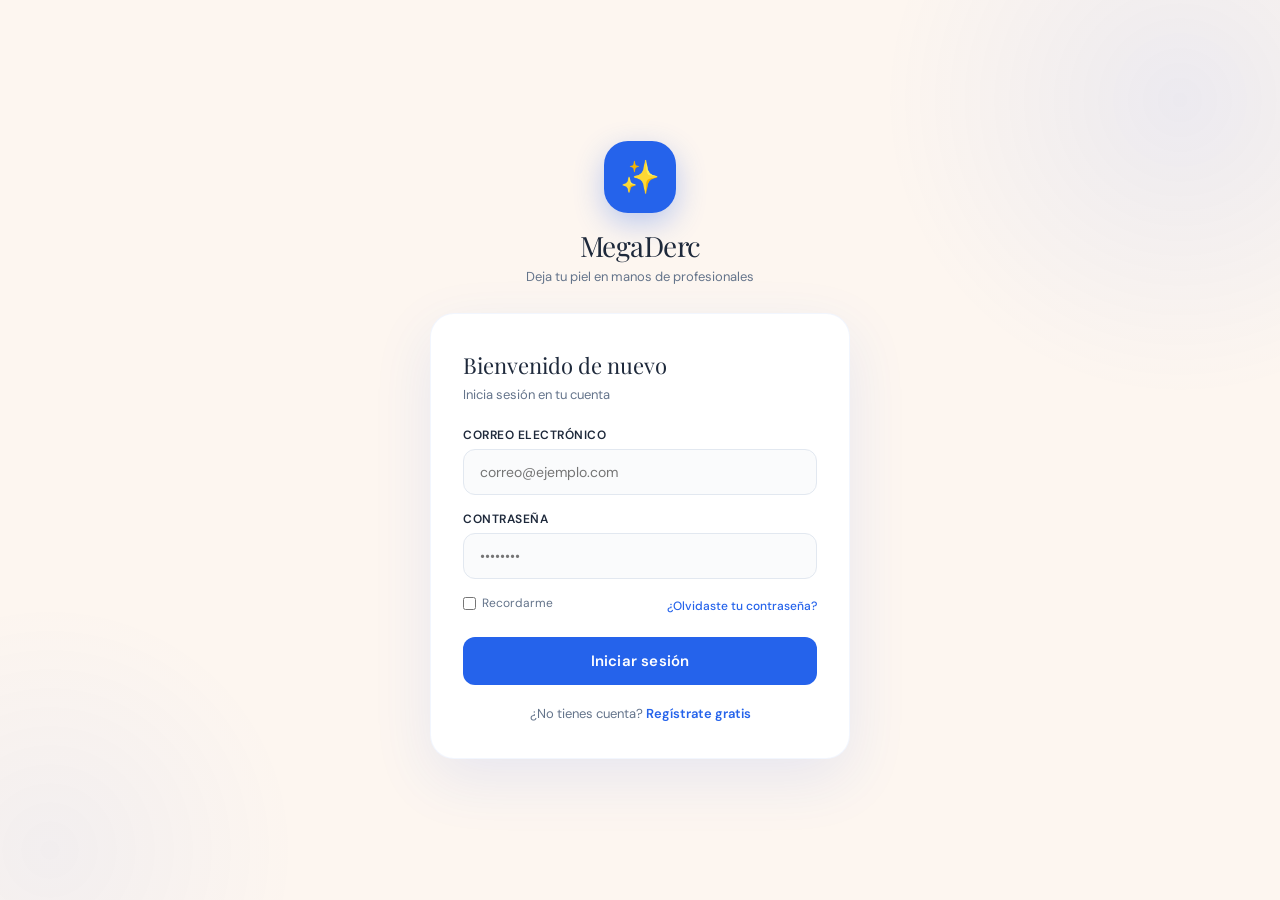
<file: index.html>
<!DOCTYPE html>
<html lang="es">
<head>
<meta charset="UTF-8">
<meta name="viewport" content="width=device-width, initial-scale=1.0">
<title>MegaDerc — Dermatología Especializada</title>
<link href="https://fonts.googleapis.com/css2?family=Playfair+Display:wght@400;600;700&family=DM+Sans:wght@300;400;500;600&display=swap" rel="stylesheet">
<style>
:root {
    --azul: #2563eb;
    --azul-light: #dbeafe;
    --azul-dark: #1e40af;
    --skin: #fdf6f0;
    --skin2: #f5ede3;
    --text: #1e293b;
    --muted: #64748b;
    --white: #ffffff;
    --error: #ef4444;
    --success: #10b981;
    --radius: 16px;
    --shadow: 0 20px 60px rgba(37,99,235,0.10);
}

* { box-sizing: border-box; margin: 0; padding: 0; }

body {
    font-family: 'DM Sans', sans-serif;
    background: var(--skin);
    min-height: 100vh;
    display: flex;
    align-items: center;
    justify-content: center;
    position: relative;
    overflow: hidden;
}

/* Fondo decorativo */
body::before {
    content: '';
    position: fixed;
    top: -200px; right: -200px;
    width: 600px; height: 600px;
    background: radial-gradient(circle, rgba(37,99,235,0.08) 0%, transparent 70%);
    pointer-events: none;
}
body::after {
    content: '';
    position: fixed;
    bottom: -200px; left: -200px;
    width: 500px; height: 500px;
    background: radial-gradient(circle, rgba(37,99,235,0.05) 0%, transparent 70%);
    pointer-events: none;
}

/* WRAPPER */
.wrapper {
    width: 420px;
    animation: fadeUp 0.5s ease;
}

@keyframes fadeUp {
    from { opacity: 0; transform: translateY(20px); }
    to   { opacity: 1; transform: translateY(0); }
}

/* LOGO */
.logo-area {
    text-align: center;
    margin-bottom: 28px;
}

.logo-circle {
    width: 72px; height: 72px;
    background: var(--azul);
    border-radius: 24px;
    margin: 0 auto 14px;
    display: flex; align-items: center; justify-content: center;
    font-size: 32px;
    box-shadow: 0 10px 30px rgba(37,99,235,0.3);
}

.logo-title {
    font-family: 'Playfair Display', serif;
    font-size: 28px;
    color: var(--text);
    letter-spacing: -0.5px;
}

.logo-sub {
    font-size: 13px;
    color: var(--muted);
    margin-top: 4px;
}

/* CARD */
.card {
    background: var(--white);
    border-radius: 24px;
    padding: 36px 32px;
    box-shadow: var(--shadow);
    border: 1px solid rgba(37,99,235,0.06);
}

.card-title {
    font-family: 'Playfair Display', serif;
    font-size: 22px;
    color: var(--text);
    margin-bottom: 6px;
}

.card-sub {
    font-size: 13px;
    color: var(--muted);
    margin-bottom: 24px;
}

/* INPUTS */
.field {
    margin-bottom: 16px;
}

label {
    display: block;
    font-size: 12px;
    font-weight: 600;
    color: var(--text);
    text-transform: uppercase;
    letter-spacing: 0.5px;
    margin-bottom: 6px;
}

input[type="text"],
input[type="email"],
input[type="password"] {
    width: 100%;
    padding: 13px 16px;
    border: 1.5px solid #e2e8f0;
    border-radius: 12px;
    font-family: 'DM Sans', sans-serif;
    font-size: 14px;
    color: var(--text);
    outline: none;
    transition: border-color 0.2s;
    background: #fafbfc;
}

input:focus {
    border-color: var(--azul);
    background: white;
}

/* ROW */
.row-check {
    display: flex;
    justify-content: space-between;
    align-items: center;
    font-size: 12px;
    margin: 6px 0 20px;
    color: var(--muted);
}

.row-check a {
    color: var(--azul);
    text-decoration: none;
    cursor: pointer;
    font-weight: 500;
}

.row-check label {
    display: flex;
    align-items: center;
    gap: 6px;
    text-transform: none;
    letter-spacing: 0;
    font-weight: 400;
    color: var(--muted);
}

/* BOTÓN PRINCIPAL */
.btn-primary {
    width: 100%;
    padding: 14px;
    background: var(--azul);
    color: white;
    border: none;
    border-radius: 12px;
    font-family: 'DM Sans', sans-serif;
    font-size: 15px;
    font-weight: 600;
    cursor: pointer;
    transition: all 0.2s;
    letter-spacing: 0.2px;
}

.btn-primary:hover {
    background: var(--azul-dark);
    transform: translateY(-1px);
    box-shadow: 0 8px 20px rgba(37,99,235,0.3);
}

/* BOTTOM LINK */
.bottom-link {
    text-align: center;
    margin-top: 20px;
    font-size: 13px;
    color: var(--muted);
}

.bottom-link a {
    color: var(--azul);
    font-weight: 600;
    text-decoration: none;
    cursor: pointer;
}

/* MENSAJES */
.msg {
    font-size: 12px;
    padding: 10px 14px;
    border-radius: 10px;
    margin-top: 14px;
    text-align: center;
    display: none;
}

.msg.error {
    background: #fef2f2;
    color: var(--error);
    border: 1px solid #fecaca;
    display: block;
}

.msg.success {
    background: #f0fdf4;
    color: var(--success);
    border: 1px solid #bbf7d0;
    display: block;
}

/* DIVIDER */
.divider {
    display: flex;
    align-items: center;
    gap: 10px;
    margin: 20px 0;
    color: var(--muted);
    font-size: 12px;
}
.divider::before, .divider::after {
    content: '';
    flex: 1;
    height: 1px;
    background: #e2e8f0;
}

/* OCULTAR */
.hidden { display: none !important; }
</style>
</head>
<body>

<div class="wrapper">

    <!-- LOGO -->
    <div class="logo-area">
        <div class="logo-circle">✨</div>
        <div class="logo-title">MegaDerc</div>
        <div class="logo-sub">Deja tu piel en manos de profesionales</div>
    </div>

    <!-- ===== LOGIN ===== -->
    <div class="card" id="loginCard">
        <div class="card-title">Bienvenido de nuevo</div>
        <div class="card-sub">Inicia sesión en tu cuenta</div>

        <div class="field">
            <label>Correo electrónico</label>
            <input type="email" id="loginEmail" placeholder="correo@ejemplo.com">
        </div>

        <div class="field">
            <label>Contraseña</label>
            <input type="password" id="loginPassword" placeholder="••••••••">
        </div>

        <div class="row-check">
            <label><input type="checkbox"> Recordarme</label>
            <a onclick="mostrarRecuperar()">¿Olvidaste tu contraseña?</a>
        </div>

        <button class="btn-primary" onclick="login()">Iniciar sesión</button>

        <p class="msg" id="errorLogin"></p>

        <div class="bottom-link">
            ¿No tienes cuenta? <a onclick="mostrarRegistro()">Regístrate gratis</a>
        </div>
    </div>

    <!-- ===== RECUPERAR ===== -->
    <div class="card hidden" id="recoverCard">
        <div class="card-title">Recuperar contraseña</div>
        <div class="card-sub">Te mostraremos tu contraseña registrada</div>

        <div class="field">
            <label>Correo electrónico</label>
            <input type="email" id="recoverEmail" placeholder="correo@ejemplo.com">
        </div>

        <button class="btn-primary" onclick="recuperar()">Recuperar</button>

        <p class="msg" id="msgRecover"></p>

        <div class="bottom-link">
            <a onclick="volverLogin()">← Volver al inicio de sesión</a>
        </div>
    </div>

    <!-- ===== REGISTRO ===== -->
    <div class="card hidden" id="registerCard">
        <div class="card-title">Crear cuenta</div>
        <div class="card-sub">Únete a MegaDerc hoy</div>

        <div class="field">
            <label>Nombre completo</label>
            <input type="text" id="regNombre" placeholder="Tu nombre">
        </div>

        <div class="field">
            <label>Teléfono</label>
            <input type="text" id="regTelefono" placeholder="3XX XXX XXXX">
        </div>

        <div class="field">
            <label>Correo electrónico</label>
            <input type="email" id="regEmail" placeholder="correo@ejemplo.com">
        </div>

        <div class="field">
            <label>Contraseña</label>
            <input type="password" id="regPassword" placeholder="Mínimo 6 caracteres">
        </div>

        <button class="btn-primary" onclick="registrar()">Crear cuenta</button>

        <p class="msg" id="msgReg"></p>

        <div class="bottom-link">
            <a onclick="volverLogin()">← Ya tengo cuenta</a>
        </div>
    </div>

</div>

<script>
// ===== LOGIN =====

/**
 * Realiza el proceso de autenticación de usuarios.
 *
 * Proceso:
 * 1. Obtiene correo y contraseña ingresados.
 * 2. Busca la información del usuario en localStorage.
 * 3. Verifica si el usuario existe.
 * 4. Compara la contraseña almacenada con la ingresada.
 * 5. Si las credenciales son válidas:
 *      - Guarda la sesión activa.
 *      - Redirecciona al dashboard.
 * 6. Si las credenciales son incorrectas:
 *      - Muestra mensaje de error.
 */

function login() {
    const email = document.getElementById("loginEmail").value.trim();
    const pass  = document.getElementById("loginPassword").value;
    const err   = document.getElementById("errorLogin");

    const data = localStorage.getItem(email);
    if (!data) { showMsg(err, "error", "Este correo no está registrado"); return; }

    const user = JSON.parse(data);
    if (user.password === pass) {
        localStorage.setItem("sesion", email);
        window.location.href = "dashboard.html";
    } else {
        showMsg(err, "error", "Contraseña incorrecta");
    }
}

// ===== REGISTRO =====

/**
 * Muestra el formulario de registro de nuevos usuarios.
 *
 * Proceso:
 * 1. Oculta el formulario de inicio de sesión.
 * 2. Muestra el formulario de registro.
 */

function mostrarRegistro() {
    document.getElementById("loginCard").classList.add("hidden");
    document.getElementById("registerCard").classList.remove("hidden");
}

/**
 * Registra un nuevo usuario dentro del sistema.
 *
 * Proceso:
 * 1. Captura la información ingresada.
 * 2. Valida campos obligatorios.
 * 3. Verifica formato del correo electrónico.
 * 4. Valida longitud mínima de contraseña.
 * 5. Comprueba que el usuario no exista previamente.
 * 6. Crea objeto usuario.
 * 7. Guarda el usuario en localStorage.
 * 8. Inicia sesión automáticamente.
 * 9. Redirecciona al dashboard.
 */

function registrar() {
    const nombre    = document.getElementById("regNombre").value.trim();
    const telefono  = document.getElementById("regTelefono").value.trim();
    const email     = document.getElementById("regEmail").value.trim();
    const password  = document.getElementById("regPassword").value;
    const msg       = document.getElementById("msgReg");

        // Validar campos obligatorios

    if (!nombre || !email || !password) {
        showMsg(msg, "error", "Completa todos los campos obligatorios"); return;
    }

        // Validar formato del correo

    if (!/^[^\s@]+@[^\s@]+\.[^\s@]+$/.test(email)) {
        showMsg(msg, "error", "Ingresa un correo válido"); return;
    }

     // Validar longitud mínima de contraseña

    if (password.length < 6) {
        showMsg(msg, "error", "La contraseña debe tener al menos 6 caracteres"); return;
    }

     // Verificar si el correo ya está registrado

    if (localStorage.getItem(email)) {
        showMsg(msg, "error", "Este correo ya está registrado"); return;
    }

    // Crear objeto usuario

    const user = { nombre, telefono, email, password, foto: "" };

    // Guardar usuario


    localStorage.setItem(email, JSON.stringify(user));

    // Mostrar confirmación

    showMsg(msg, "success", "¡Cuenta creada! Redirigiendo...");

    setTimeout(() => {
        localStorage.setItem("sesion", email);
        window.location.href = "dashboard.html";
    }, 1200);
}

// ===== RECUPERAR =====

/**
 * Muestra el formulario de recuperación de contraseña.
 *
 * Proceso:
 * 1. Oculta el login.
 * 2. Muestra la pantalla de recuperación.
 */

function mostrarRecuperar() {
    document.getElementById("loginCard").classList.add("hidden");
    document.getElementById("recoverCard").classList.remove("hidden");
}

/**
 * Recupera la contraseña asociada a un correo electrónico.
 *
 * Proceso:
 * 1. Obtiene el correo ingresado.
 * 2. Busca el usuario almacenado.
 * 3. Verifica si existe.
 * 4. Si existe muestra la contraseña registrada.
 * 5. Si no existe muestra mensaje de error.
 *
 * Nota:
 * Esta funcionalidad es únicamente académica.
 * En producción las contraseñas deben almacenarse cifradas.
 */

function recuperar() {
    const email = document.getElementById("recoverEmail").value.trim();
    const msg   = document.getElementById("msgRecover");
    const data  = localStorage.getItem(email);
    if (!data) { showMsg(msg, "error", "Este correo no está registrado"); return; }
    const user = JSON.parse(data);
    showMsg(msg, "success", "Tu contraseña es: " + user.password);
}

/**
 * Retorna a la pantalla principal de inicio de sesión.
 *
 * Proceso:
 * 1. Muestra el formulario de login.
 * 2. Oculta registro.
 * 3. Oculta recuperación.
 */

function volverLogin() {
    document.getElementById("loginCard").classList.remove("hidden");
    document.getElementById("recoverCard").classList.add("hidden");
    document.getElementById("registerCard").classList.add("hidden");
}

// ===== HELPER =====

/**
 * Muestra mensajes informativos al usuario.
 *
 * Proceso:
 * 1. Asigna la clase CSS correspondiente.
 * 2. Inserta el texto.
 * 3. Muestra el mensaje visualmente.
 */

function showMsg(el, tipo, texto) {
    el.className = "msg " + tipo;
    el.innerText = texto;
}
</script>
</body>
</html>
</file>
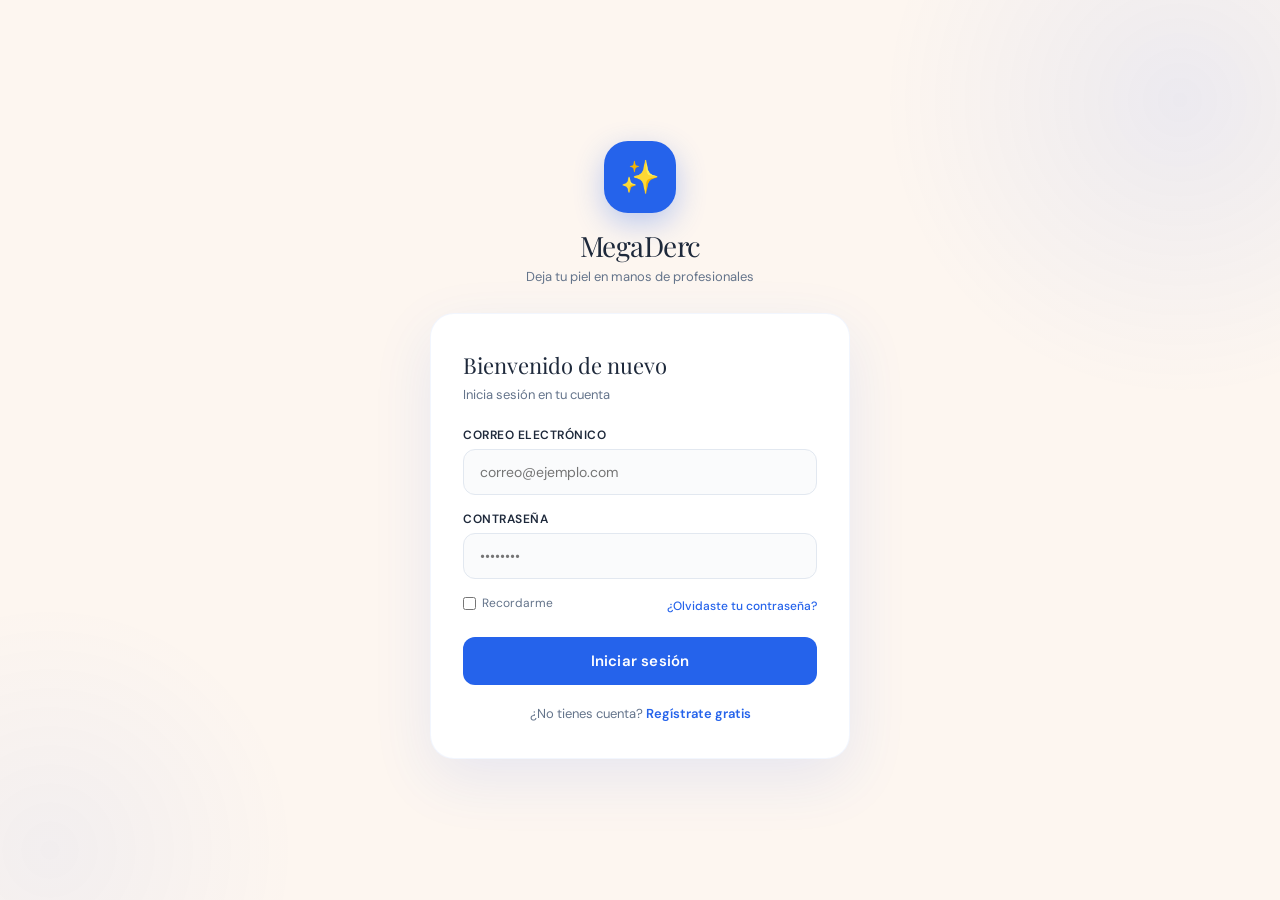
<file: dashboard.html>
<!DOCTYPE html>
<html lang="es">
<head>
<meta charset="UTF-8">
<meta name="viewport" content="width=device-width, initial-scale=1.0">
<title>MegaDerc — Dashboard</title>
<link href="https://fonts.googleapis.com/css2?family=Playfair+Display:wght@400;600;700&family=DM+Sans:wght@300;400;500;600&display=swap" rel="stylesheet">
<style>
:root {
    --azul: #2563eb;
    --azul-light: #dbeafe;
    --azul-dark: #1e40af;
    --skin: #fdf6f0;
    --white: #ffffff;
    --text: #1e293b;
    --muted: #64748b;
    --success: #10b981;
    --warning: #f59e0b;
    --danger: #ef4444;
    --purple: #7c3aed;
    --radius: 16px;
    --shadow: 0 4px 20px rgba(0,0,0,0.06);
}

* { box-sizing: border-box; margin: 0; padding: 0; }

body {
    font-family: 'DM Sans', sans-serif;
    background: #f1f5f9;
    color: var(--text);
}

/* ===== HEADER ===== */
.header {
    display: flex;
    justify-content: space-between;
    align-items: center;
    padding: 0 28px;
    height: 64px;
    background: white;
    box-shadow: 0 1px 0 #e2e8f0;
    position: sticky;
    top: 0;
    z-index: 100;
}

.header-logo {
    display: flex;
    align-items: center;
    gap: 10px;
}

.header-logo .dot {
    width: 36px; height: 36px;
    background: var(--azul);
    border-radius: 10px;
    display: flex; align-items: center; justify-content: center;
    font-size: 18px;
}

.header-logo span {
    font-family: 'Playfair Display', serif;
    font-size: 18px;
    color: var(--text);
    font-weight: 600;
}

.header-right {
    display: flex;
    align-items: center;
    gap: 10px;
}

.notif-btn {
    position: relative;
    background: #f8fafc;
    border: 1px solid #e2e8f0;
    border-radius: 10px;
    padding: 8px 12px;
    cursor: pointer;
    font-size: 18px;
    transition: background 0.2s;
}

.notif-btn:hover { background: var(--azul-light); }

.notif-badge {
    position: absolute;
    top: -4px; right: -4px;
    width: 18px; height: 18px;
    background: var(--danger);
    color: white;
    border-radius: 50%;
    font-size: 10px;
    display: flex; align-items: center; justify-content: center;
    font-weight: 700;
}

.profile-btn {
    display: flex;
    align-items: center;
    gap: 8px;
    background: #f8fafc;
    border: 1px solid #e2e8f0;
    border-radius: 10px;
    padding: 7px 14px;
    cursor: pointer;
    font-family: 'DM Sans', sans-serif;
    font-size: 13px;
    font-weight: 500;
    color: var(--text);
    transition: all 0.2s;
}

.profile-btn:hover { background: var(--azul-light); border-color: var(--azul); }

.logout-btn {
    background: #fef2f2;
    border: 1px solid #fecaca;
    color: var(--danger);
    border-radius: 10px;
    padding: 8px 14px;
    cursor: pointer;
    font-family: 'DM Sans', sans-serif;
    font-size: 13px;
    font-weight: 600;
    transition: all 0.2s;
}

.logout-btn:hover { background: var(--danger); color: white; }

/* ===== MAIN ===== */
.main {
    max-width: 1100px;
    margin: 0 auto;
    padding: 28px 20px;
}

/* BIENVENIDA */
.welcome {
    margin-bottom: 24px;
}

.welcome h2 {
    font-family: 'Playfair Display', serif;
    font-size: 24px;
    color: var(--text);
}

.welcome p {
    font-size: 14px;
    color: var(--muted);
    margin-top: 4px;
}

/* ===== STAT CARDS ===== */
.stats {
    display: grid;
    grid-template-columns: repeat(4, 1fr);
    gap: 16px;
    margin-bottom: 24px;
}

.stat {
    background: white;
    border-radius: var(--radius);
    padding: 20px;
    box-shadow: var(--shadow);
    display: flex;
    align-items: center;
    gap: 14px;
    border: 1px solid #f1f5f9;
    transition: transform 0.2s;
}

.stat:hover { transform: translateY(-2px); }

.stat-icon {
    width: 48px; height: 48px;
    border-radius: 14px;
    display: flex; align-items: center; justify-content: center;
    font-size: 22px;
    flex-shrink: 0;
}

.stat-icon.blue   { background: #dbeafe; }
.stat-icon.green  { background: #d1fae5; }
.stat-icon.orange { background: #ffedd5; }
.stat-icon.purple { background: #ede9fe; }

.stat-info h4 {
    font-size: 11px;
    font-weight: 600;
    text-transform: uppercase;
    letter-spacing: 0.5px;
    color: var(--muted);
    margin-bottom: 4px;
}

.stat-info .num {
    font-size: 26px;
    font-weight: 700;
    color: var(--text);
    line-height: 1;
}

/* ===== GRID PRINCIPAL ===== */
.grid {
    display: grid;
    grid-template-columns: 1fr 1fr;
    gap: 18px;
    margin-bottom: 18px;
}

.grid-3 {
    display: grid;
    grid-template-columns: 1fr 1fr 1fr;
    gap: 18px;
}

/* ===== PANEL ===== */
.panel {
    background: white;
    border-radius: var(--radius);
    padding: 22px;
    box-shadow: var(--shadow);
    border: 1px solid #f1f5f9;
}

.panel-header {
    display: flex;
    align-items: center;
    gap: 10px;
    margin-bottom: 16px;
}

.panel-icon {
    width: 38px; height: 38px;
    border-radius: 10px;
    display: flex; align-items: center; justify-content: center;
    font-size: 18px;
}

.panel-title {
    font-family: 'Playfair Display', serif;
    font-size: 16px;
    font-weight: 600;
    color: var(--text);
}

/* BANNER ILUSTRACIÓN */
.panel-banner {
    width: 100%;
    height: 80px;
    border-radius: 12px;
    display: flex;
    align-items: center;
    justify-content: center;
    font-size: 36px;
    margin-bottom: 14px;
}

.banner-blue   { background: linear-gradient(135deg, #dbeafe, #bfdbfe); }
.banner-green  { background: linear-gradient(135deg, #d1fae5, #a7f3d0); }
.banner-purple { background: linear-gradient(135deg, #ede9fe, #ddd6fe); }
.banner-orange { background: linear-gradient(135deg, #ffedd5, #fed7aa); }

/* BOTONES */
.btn {
    width: 100%;
    padding: 11px 16px;
    border: none;
    border-radius: 10px;
    font-family: 'DM Sans', sans-serif;
    font-size: 13px;
    font-weight: 600;
    cursor: pointer;
    margin-top: 8px;
    transition: all 0.18s;
    display: flex;
    align-items: center;
    justify-content: center;
    gap: 6px;
}

.btn:first-child { margin-top: 0; }

.btn-blue   { background: var(--azul); color: white; }
.btn-blue:hover { background: var(--azul-dark); }

.btn-green  { background: var(--success); color: white; }
.btn-green:hover { background: #059669; }

.btn-orange { background: var(--warning); color: white; }
.btn-orange:hover { background: #d97706; }

.btn-purple { background: var(--purple); color: white; }
.btn-purple:hover { background: #6d28d9; }

.btn-danger { background: var(--danger); color: white; }
.btn-danger:hover { background: #dc2626; }

.btn-ghost {
    background: #f8fafc;
    color: var(--text);
    border: 1px solid #e2e8f0;
}
.btn-ghost:hover { background: var(--azul-light); border-color: var(--azul); color: var(--azul); }

/* ===== NOTIFICACIONES PANEL ===== */
.notif-item {
    display: flex;
    align-items: flex-start;
    gap: 10px;
    padding: 10px 0;
    border-bottom: 1px solid #f1f5f9;
}

.notif-item:last-child { border-bottom: none; }

.notif-dot {
    width: 8px; height: 8px;
    border-radius: 50%;
    margin-top: 5px;
    flex-shrink: 0;
}

.notif-dot.new { background: var(--azul); }
.notif-dot.ok  { background: var(--success); }
.notif-dot.warn{ background: var(--warning); }

.notif-text {
    font-size: 13px;
    color: var(--text);
    line-height: 1.4;
}

.notif-time {
    font-size: 11px;
    color: var(--muted);
    margin-top: 2px;
}

/* ===== RESEÑAS ===== */
.stars {
    display: flex;
    gap: 4px;
    margin: 6px 0;
}

.star {
    font-size: 20px;
    cursor: pointer;
    color: #d1d5db;
    transition: color 0.15s;
}

.star.active, .star:hover { color: var(--warning); }

.review-item {
    border: 1px solid #f1f5f9;
    border-radius: 12px;
    padding: 12px;
    margin-bottom: 10px;
    background: #fafafa;
}

.review-header {
    display: flex;
    justify-content: space-between;
    align-items: center;
    margin-bottom: 4px;
}

.review-name {
    font-size: 13px;
    font-weight: 600;
    color: var(--text);
}

.review-stars {
    font-size: 13px;
    color: var(--warning);
}

.review-text {
    font-size: 12px;
    color: var(--muted);
    line-height: 1.5;
}

/* ===== MODAL ===== */
.modal-overlay {
    display: none;
    position: fixed;
    inset: 0;
    background: rgba(0,0,0,0.45);
    z-index: 500;
    justify-content: center;
    align-items: center;
    animation: fadein 0.2s ease;
}

.modal-overlay.open { display: flex; }

@keyframes fadein { from { opacity: 0; } to { opacity: 1; } }

.modal-box {
    background: white;
    border-radius: 20px;
    padding: 28px;
    width: 400px;
    max-width: 95vw;
    max-height: 90vh;
    overflow-y: auto;
    box-shadow: 0 25px 60px rgba(0,0,0,0.2);
    animation: slideUp 0.25s ease;
}

@keyframes slideUp {
    from { transform: translateY(20px); opacity: 0; }
    to   { transform: translateY(0); opacity: 1; }
}

.modal-title {
    font-family: 'Playfair Display', serif;
    font-size: 20px;
    color: var(--text);
    margin-bottom: 20px;
}

/* FORM ELEMENTS EN MODAL */
.form-field {
    margin-bottom: 14px;
}

.form-field label {
    display: block;
    font-size: 11px;
    font-weight: 700;
    text-transform: uppercase;
    letter-spacing: 0.6px;
    color: var(--muted);
    margin-bottom: 6px;
}

.form-field input,
.form-field select,
.form-field textarea {
    width: 100%;
    padding: 11px 14px;
    border: 1.5px solid #e2e8f0;
    border-radius: 10px;
    font-family: 'DM Sans', sans-serif;
    font-size: 14px;
    color: var(--text);
    outline: none;
    transition: border-color 0.2s;
    background: #fafbfc;
}

.form-field input:focus,
.form-field select:focus,
.form-field textarea:focus {
    border-color: var(--azul);
    background: white;
}

.form-field textarea {
    resize: vertical;
    min-height: 80px;
}

/* CITA ITEM */
.cita-item {
    background: #f8fafc;
    border: 1px solid #e2e8f0;
    border-radius: 12px;
    padding: 12px 14px;
    margin-bottom: 10px;
    display: flex;
    justify-content: space-between;
    align-items: center;
}

.cita-info {
    font-size: 13px;
    line-height: 1.6;
}

.cita-info strong {
    color: var(--text);
}

.cita-actions {
    display: flex;
    flex-direction: column;
    gap: 6px;
}

.btn-sm {
    padding: 6px 12px;
    border: none;
    border-radius: 8px;
    font-size: 11px;
    font-weight: 600;
    cursor: pointer;
    font-family: 'DM Sans', sans-serif;
    transition: all 0.15s;
}

.btn-sm-edit   { background: var(--azul-light); color: var(--azul); }
.btn-sm-del    { background: #fef2f2; color: var(--danger); }

.btn-sm-edit:hover { background: var(--azul); color: white; }
.btn-sm-del:hover  { background: var(--danger); color: white; }

/* FOTO PERFIL */
.avatar {
    width: 70px; height: 70px;
    border-radius: 50%;
    object-fit: cover;
    border: 3px solid var(--azul-light);
    display: block;
    margin: 0 auto 10px;
    background: var(--azul-light);
    font-size: 30px;
    display: flex;
    align-items: center;
    justify-content: center;
}

.avatar-wrap {
    text-align: center;
    margin-bottom: 16px;
}

/* PANEL FULL WIDTH */
.panel-full {
    grid-column: 1 / -1;
}

/* ===== TOAST ===== */
.toast {
    position: fixed;
    bottom: 24px;
    right: 24px;
    background: var(--text);
    color: white;
    padding: 12px 20px;
    border-radius: 12px;
    font-size: 13px;
    font-weight: 500;
    box-shadow: 0 8px 24px rgba(0,0,0,0.2);
    z-index: 9999;
    opacity: 0;
    transform: translateY(10px);
    transition: all 0.3s;
    pointer-events: none;
}

.toast.show {
    opacity: 1;
    transform: translateY(0);
}
</style>
</head>
<body>

<!-- ===== HEADER ===== -->
<div class="header">
    <div class="header-logo">
        <div class="dot">✨</div>
        <span>MegaDerc</span>
    </div>
    <div class="header-right">
        <button class="notif-btn" onclick="abrirModal('notifModal')" title="Notificaciones">
            🔔
            <span class="notif-badge" id="notifBadge">2</span>
        </button>
        <button class="profile-btn" onclick="abrirModal('profileModal')">
            👤 <span id="headerNombre">Perfil</span>
        </button>
        <button class="logout-btn" onclick="logout()">Salir</button>
    </div>
</div>

<!-- ===== MAIN ===== -->
<div class="main">

    <!-- BIENVENIDA -->
    <div class="welcome">
        <h2 id="welcomeText">Buenos días</h2>
        <p>Gestiona tus citas, productos y tratamientos en un solo lugar.</p>
    </div>

    <!-- STATS -->
    <div class="stats">
        <div class="stat">
            <div class="stat-icon blue">📅</div>
            <div class="stat-info">
                <h4>Citas activas</h4>
                <div class="num" id="statCitas">0</div>
            </div>
        </div>
        <div class="stat">
            <div class="stat-icon green">💆</div>
            <div class="stat-info">
                <h4>Servicios</h4>
                <div class="num">8</div>
            </div>
        </div>
        <div class="stat">
            <div class="stat-icon orange">🧴</div>
            <div class="stat-info">
                <h4>Productos</h4>
                <div class="num">6</div>
            </div>
        </div>
        <div class="stat">
            <div class="stat-icon purple">⭐</div>
            <div class="stat-info">
                <h4>Reseñas</h4>
                <div class="num" id="statReseñas">0</div>
            </div>
        </div>
    </div>

    <!-- GRID PRINCIPAL -->
    <div class="grid">

        <!-- CITAS -->
        <div class="panel">
            <div class="panel-header">
                <div class="panel-icon" style="background:#dbeafe">📅</div>
                <div class="panel-title">Gestión de citas</div>
            </div>
            <div class="panel-banner banner-blue">📅</div>
            <button class="btn btn-blue" onclick="abrirModal('agendarModal')">
                ➕ Agendar nueva cita
            </button>
            <button class="btn btn-orange" onclick="abrirModal('verCitasModal')">
                📋 Ver / Modificar / Cancelar
            </button>
        </div>

        <!-- NOTIFICACIONES -->
        <div class="panel">
            <div class="panel-header">
                <div class="panel-icon" style="background:#fef9c3">🔔</div>
                <div class="panel-title">Notificaciones</div>
            </div>
            <div id="notifPanel">
                <!-- se llena por JS -->
            </div>
        </div>

    </div>

    <!-- GRID 3 COLUMNAS -->
    <div class="grid-3">

        <!-- PRODUCTOS -->
        <div class="panel">
            <div class="panel-header">
                <div class="panel-icon" style="background:#d1fae5">🧴</div>
                <div class="panel-title">Productos</div>
            </div>
            <div class="panel-banner banner-green">🧴</div>
            <button class="btn btn-green" onclick="window.location.href='productos.html'">
                Ir al catálogo
            </button>
        </div>

        <!-- TRATAMIENTOS -->
        <div class="panel">
            <div class="panel-header">
                <div class="panel-icon" style="background:#ede9fe">✨</div>
                <div class="panel-title">Tratamientos</div>
            </div>
            <div class="panel-banner banner-purple">✨</div>
            <button class="btn btn-purple" onclick="window.location.href='tratamientos.html'">
                Ver tratamientos
            </button>
        </div>

        <!-- RESEÑAS -->
        <div class="panel">
            <div class="panel-header">
                <div class="panel-icon" style="background:#ffedd5">⭐</div>
                <div class="panel-title">Reseñas</div>
            </div>
            <div class="panel-banner banner-orange">⭐</div>
            <button class="btn btn-orange" onclick="abrirModal('reseñaModal')">
                Escribir reseña
            </button>
            <button class="btn btn-ghost" onclick="abrirModal('verReseñasModal')">
                Ver reseñas
            </button>
        </div>

    </div>

</div><!-- /main -->

<!-- ===================== MODALES ===================== -->

<!-- AGENDAR CITA -->
<div class="modal-overlay" id="agendarModal">
    <div class="modal-box">
        <div class="modal-title">📅 Agendar cita</div>

        <div class="form-field">
            <label>Fecha</label>
            <input type="date" id="agFecha">
        </div>
        <div class="form-field">
            <label>Hora</label>
            <input type="time" id="agHora">
        </div>
        <div class="form-field">
            <label>Tratamiento</label>
            <select id="agTratamiento">
                <option>Limpieza facial profunda</option>
                <option>Rejuvenecimiento facial</option>
                <option>Tratamiento antiacné</option>
                <option>Hidratación profunda</option>
                <option>Peeling químico</option>
                <option>Tratamiento manchas</option>
                <option>Botox / rellenos</option>
                <option>Consulta general</option>
            </select>
        </div>
        <div class="form-field">
            <label>Notas (opcional)</label>
            <textarea id="agNotas" placeholder="Información adicional para el especialista..."></textarea>
        </div>

        <button class="btn btn-blue" onclick="guardarCita()">✅ Guardar cita</button>
        <button class="btn btn-ghost" style="margin-top:8px" onclick="cerrarModal('agendarModal')">Cancelar</button>
    </div>
</div>

<!-- VER / MODIFICAR / CANCELAR CITAS -->
<div class="modal-overlay" id="verCitasModal">
    <div class="modal-box">
        <div class="modal-title">📋 Mis citas</div>
        <div id="listaCitas"></div>
        <button class="btn btn-ghost" style="margin-top:8px" onclick="cerrarModal('verCitasModal')">Cerrar</button>
    </div>
</div>

<!-- EDITAR CITA -->
<div class="modal-overlay" id="editarCitaModal">
    <div class="modal-box">
        <div class="modal-title">✏️ Modificar cita</div>

        <input type="hidden" id="editIdx">

        <div class="form-field">
            <label>Fecha</label>
            <input type="date" id="editFecha">
        </div>
        <div class="form-field">
            <label>Hora</label>
            <input type="time" id="editHora">
        </div>
        <div class="form-field">
            <label>Tratamiento</label>
            <select id="editTratamiento">
                <option>Limpieza facial profunda</option>
                <option>Rejuvenecimiento facial</option>
                <option>Tratamiento antiacné</option>
                <option>Hidratación profunda</option>
                <option>Peeling químico</option>
                <option>Tratamiento manchas</option>
                <option>Botox / rellenos</option>
                <option>Consulta general</option>
            </select>
        </div>
        <div class="form-field">
            <label>Notas</label>
            <textarea id="editNotas"></textarea>
        </div>

        <button class="btn btn-blue" onclick="guardarEdicion()">💾 Guardar cambios</button>
        <button class="btn btn-ghost" style="margin-top:8px" onclick="cerrarModal('editarCitaModal')">Cancelar</button>
    </div>
</div>

<!-- NOTIFICACIONES -->
<div class="modal-overlay" id="notifModal">
    <div class="modal-box">
        <div class="modal-title">🔔 Notificaciones</div>
        <div id="notifLista"></div>
        <button class="btn btn-ghost" style="margin-top:16px" onclick="marcarLeidas()">✅ Marcar todas como leídas</button>
        <button class="btn btn-ghost" style="margin-top:8px" onclick="cerrarModal('notifModal')">Cerrar</button>
    </div>
</div>

<!-- PERFIL -->
<div class="modal-overlay" id="profileModal">
    <div class="modal-box">
        <div class="modal-title">👤 Mi perfil</div>

        <div class="avatar-wrap">
            <div class="avatar" id="avatarIcon">👤</div>
            <div style="font-size:12px;color:var(--muted);margin-top:4px">Foto de perfil</div>
            <input type="file" id="fotoInput" accept="image/*" style="display:none" onchange="cargarFoto(event)">
            <button class="btn btn-ghost" style="width:auto;padding:6px 14px;margin-top:8px;font-size:12px" onclick="document.getElementById('fotoInput').click()">
                📷 Cambiar foto
            </button>
        </div>

        <div class="form-field">
            <label>Nombre completo</label>
            <input type="text" id="perfilNombre">
        </div>
        <div class="form-field">
            <label>Teléfono</label>
            <input type="text" id="perfilTelefono">
        </div>
        <div class="form-field">
            <label>Correo (no editable)</label>
            <input type="email" id="perfilCorreo" disabled style="background:#f8fafc;color:var(--muted)">
        </div>

        <button class="btn btn-blue" onclick="guardarPerfil()">💾 Guardar cambios</button>
        <button class="btn btn-ghost" style="margin-top:8px" onclick="cerrarModal('profileModal')">Cerrar</button>
    </div>
</div>

<!-- ESCRIBIR RESEÑA -->
<div class="modal-overlay" id="reseñaModal">
    <div class="modal-box">
        <div class="modal-title">⭐ Escribir reseña</div>

        <div class="form-field">
            <label>Servicio</label>
            <select id="resTratamiento">
                <option>Limpieza facial profunda</option>
                <option>Rejuvenecimiento facial</option>
                <option>Tratamiento antiacné</option>
                <option>Hidratación profunda</option>
                <option>Peeling químico</option>
                <option>Consulta general</option>
            </select>
        </div>

        <div class="form-field">
            <label>Calificación</label>
            <div class="stars" id="starsInput">
                <span class="star" onclick="setStars(1)" data-v="1">★</span>
                <span class="star" onclick="setStars(2)" data-v="2">★</span>
                <span class="star" onclick="setStars(3)" data-v="3">★</span>
                <span class="star" onclick="setStars(4)" data-v="4">★</span>
                <span class="star" onclick="setStars(5)" data-v="5">★</span>
            </div>
        </div>

        <div class="form-field">
            <label>Comentario</label>
            <textarea id="resComentario" placeholder="Cuéntanos tu experiencia..."></textarea>
        </div>

        <button class="btn btn-orange" onclick="publicarReseña()">📢 Publicar reseña</button>
        <button class="btn btn-ghost" style="margin-top:8px" onclick="cerrarModal('reseñaModal')">Cancelar</button>
    </div>
</div>

<!-- VER RESEÑAS -->
<div class="modal-overlay" id="verReseñasModal">
    <div class="modal-box">
        <div class="modal-title">⭐ Reseñas del consultorio</div>
        <div id="listaReseñas"></div>
        <button class="btn btn-ghost" style="margin-top:12px" onclick="cerrarModal('verReseñasModal')">Cerrar</button>
    </div>
</div>

<!-- TOAST -->
<div class="toast" id="toast"></div>

<!-- ===================== JS ===================== -->
<script>
// ===== SESIÓN =====
const sesion = localStorage.getItem("sesion");
if (!sesion) { window.location.href = "index.html"; }

let user = JSON.parse(localStorage.getItem(sesion)) || {};
let citas = JSON.parse(localStorage.getItem("citas_" + sesion)) || [];
let reseñas = JSON.parse(localStorage.getItem("reseñas")) || [];
let notifs = JSON.parse(localStorage.getItem("notifs_" + sesion)) || [];
let estrellas = 0;

// Si no hay notificaciones, crear las iniciales
if (notifs.length === 0) {
    notifs = [
        { texto: "Bienvenido a MegaDerc. ¡Tu cuenta está activa!", tipo: "new", hora: "Hoy", leida: false },
        { texto: "Recuerda agendar tu cita de revisión dermatológica.", tipo: "warn", hora: "Hoy", leida: false }
    ];
    guardarNotifs();
}

// Actualizar notificaciones de recordatorio según citas próximas
actualizarNotifsCitas();

// ===== INIT =====

/**
 * Inicializa el dashboard cargando datos del usuario,
 * estadísticas y notificaciones.
 *
 */

function init() {
    // Bienvenida
    const hora = new Date().getHours();
    const saludo = hora < 12 ? "Buenos días" : hora < 18 ? "Buenas tardes" : "Buenas noches";
    document.getElementById("welcomeText").innerText = saludo + ", " + (user.nombre || "paciente") + " 👋";
    document.getElementById("headerNombre").innerText = (user.nombre || "Perfil").split(" ")[0];

    // Stats
    document.getElementById("statCitas").innerText = citas.length;
    document.getElementById("statReseñas").innerText = reseñas.length;

    // Badge notificaciones
    const noLeidas = notifs.filter(n => !n.leida).length;
    document.getElementById("notifBadge").innerText = noLeidas;
    document.getElementById("notifBadge").style.display = noLeidas > 0 ? "flex" : "none";

    renderNotifPanel();
}

// ===== NOTIFICACIONES =====
function renderNotifPanel() {
    const el = document.getElementById("notifPanel");
    const ultimas = notifs.slice(-3).reverse();
    if (ultimas.length === 0) {
        el.innerHTML = `<p style="font-size:13px;color:var(--muted);text-align:center;padding:16px 0">Sin notificaciones</p>`;
        return;
    }
    el.innerHTML = ultimas.map(n => `
        <div class="notif-item">
            <div class="notif-dot ${n.tipo}"></div>
            <div>
                <div class="notif-text">${n.texto}</div>
                <div class="notif-time">${n.hora}</div>
            </div>
        </div>
    `).join('');
}

function abrirNotifModal() {
    const el = document.getElementById("notifLista");
    if (notifs.length === 0) {
        el.innerHTML = `<p style="color:var(--muted);font-size:13px;text-align:center">Sin notificaciones</p>`;
        return;
    }
    el.innerHTML = notifs.slice().reverse().map((n, i) => `
        <div class="notif-item" style="opacity:${n.leida ? 0.5 : 1}">
            <div class="notif-dot ${n.tipo}"></div>
            <div>
                <div class="notif-text">${n.texto}</div>
                <div class="notif-time">${n.hora}</div>
            </div>
        </div>
    `).join('');
}

function marcarLeidas() {
    notifs.forEach(n => n.leida = true);
    guardarNotifs();
    document.getElementById("notifBadge").style.display = "none";
    abrirNotifModal();
    toast("Notificaciones marcadas como leídas ✅");
}

function guardarNotifs() {
    localStorage.setItem("notifs_" + sesion, JSON.stringify(notifs));
}

function actualizarNotifsCitas() {
    const hoy = new Date();
    hoy.setHours(0,0,0,0);
    citas.forEach(c => {
        const fc = new Date(c.fecha + "T00:00:00");
        const diff = Math.ceil((fc - hoy) / (1000*60*60*24));
        if (diff === 1) {
            const existe = notifs.find(n => n.texto.includes("mañana") && n.texto.includes(c.tratamiento));
            if (!existe) {
                notifs.push({
                    texto: `⏰ Recordatorio: tienes cita mañana — ${c.tratamiento} a las ${c.hora}`,
                    tipo: "warn",
                    hora: "Hoy",
                    leida: false
                });
                guardarNotifs();
            }
        }
        if (diff === 0) {
            const existe = notifs.find(n => n.texto.includes("HOY") && n.texto.includes(c.tratamiento));
            if (!existe) {
                notifs.push({
                    texto: `🔴 HOY tienes cita — ${c.tratamiento} a las ${c.hora}`,
                    tipo: "new",
                    hora: "Hoy",
                    leida: false
                });
                guardarNotifs();
            }
        }
    });
}

// ===== CITAS =====

/**
 * Guarda una nueva cita médica en el almacenamiento local.
 * Valida que la fecha y la hora hayan sido seleccionadas.
 *
 */

function guardarCita() {
    const fecha = document.getElementById("agFecha").value;
    const hora  = document.getElementById("agHora").value;
    const trat  = document.getElementById("agTratamiento").value;
    const notas = document.getElementById("agNotas").value;

    if (!fecha || !hora) { toast("Completa fecha y hora ⚠️"); return; }

    citas.push({ fecha, hora, tratamiento: trat, notas });
    saveCitas();

    // Notificación
    notifs.push({
        texto: `✅ Cita agendada: ${trat} el ${fecha} a las ${hora}`,
        tipo: "ok",
        hora: "Ahora",
        leida: false
    });
    guardarNotifs();

    cerrarModal("agendarModal");
    init();
    toast("Cita agendada correctamente ✅");
}

function abrirVerCitas() {
    renderCitas();
    abrirModal("verCitasModal");
}

function renderCitas() {
    const el = document.getElementById("listaCitas");
    if (citas.length === 0) {
        el.innerHTML = `<p style="color:var(--muted);font-size:13px;text-align:center;padding:16px 0">No tienes citas registradas.<br>¡Agenda tu primera cita!</p>`;
        return;
    }
    el.innerHTML = citas.map((c, i) => `
        <div class="cita-item">
            <div class="cita-info">
                <strong>${c.tratamiento}</strong><br>
                📅 ${c.fecha} &nbsp; 🕐 ${c.hora}
                ${c.notas ? `<br><span style="color:var(--muted);font-size:11px">📝 ${c.notas}</span>` : ''}
            </div>
            <div class="cita-actions">
                <button class="btn-sm btn-sm-edit" onclick="abrirEditar(${i})">✏️ Editar</button>
                <button class="btn-sm btn-sm-del"  onclick="eliminarCita(${i})">🗑️ Cancelar</button>
            </div>
        </div>
    `).join('');
}

function abrirEditar(i) {
    const c = citas[i];
    document.getElementById("editIdx").value = i;
    document.getElementById("editFecha").value = c.fecha;
    document.getElementById("editHora").value = c.hora;
    document.getElementById("editNotas").value = c.notas || "";
    // Seleccionar tratamiento
    const sel = document.getElementById("editTratamiento");
    for (let o of sel.options) { if (o.value === c.tratamiento) { o.selected = true; break; } }
    cerrarModal("verCitasModal");
    abrirModal("editarCitaModal");
}

function guardarEdicion() {
    const i     = parseInt(document.getElementById("editIdx").value);
    const fecha = document.getElementById("editFecha").value;
    const hora  = document.getElementById("editHora").value;
    const trat  = document.getElementById("editTratamiento").value;
    const notas = document.getElementById("editNotas").value;

    if (!fecha || !hora) { toast("Completa fecha y hora ⚠️"); return; }

    citas[i] = { fecha, hora, tratamiento: trat, notas };
    saveCitas();

    notifs.push({
        texto: `✏️ Cita modificada: ${trat} ahora el ${fecha} a las ${hora}`,
        tipo: "ok",
        hora: "Ahora",
        leida: false
    });
    guardarNotifs();

    cerrarModal("editarCitaModal");
    init();
    toast("Cita modificada correctamente ✅");
}

function eliminarCita(i) {

    /**
 * Elimina una cita seleccionada por el usuario.
 *
 * @param {number} i - Índice de la cita dentro del arreglo.
 * @returns {void}
 */

    if (!confirm("¿Cancelar esta cita?")) return;
    const c = citas[i];
    citas.splice(i, 1);
    saveCitas();

    notifs.push({
        texto: `❌ Cita cancelada: ${c.tratamiento} del ${c.fecha}`,
        tipo: "warn",
        hora: "Ahora",
        leida: false
    });
    guardarNotifs();

    renderCitas();
    init();
    toast("Cita cancelada ❌");
}

function saveCitas() {
    localStorage.setItem("citas_" + sesion, JSON.stringify(citas));
}

// ===== RESEÑAS =====
function setStars(n) {
    estrellas = n;
    document.querySelectorAll("#starsInput .star").forEach((s, i) => {
        s.classList.toggle("active", i < n);
    });
}

function publicarReseña() {
    if (estrellas === 0) { toast("Selecciona una calificación ⭐"); return; }
    const texto = document.getElementById("resComentario").value.trim();
    const trat  = document.getElementById("resTratamiento").value;
    if (!texto) { toast("Escribe un comentario ✏️"); return; }

    reseñas.push({
        nombre: user.nombre || "Paciente",
        tratamiento: trat,
        estrellas,
        texto,
        fecha: new Date().toLocaleDateString("es-CO")
    });

    localStorage.setItem("reseñas", JSON.stringify(reseñas));
    document.getElementById("resComentario").value = "";
    estrellas = 0;
    setStars(0);

    cerrarModal("reseñaModal");
    init();
    toast("¡Reseña publicada! Gracias ⭐");
}

function renderReseñas() {
    const el = document.getElementById("listaReseñas");
    if (reseñas.length === 0) {
        el.innerHTML = `<p style="color:var(--muted);font-size:13px;text-align:center">Aún no hay reseñas. ¡Sé el primero!</p>`;
        return;
    }
    el.innerHTML = reseñas.slice().reverse().map(r => `
        <div class="review-item">
            <div class="review-header">
                <span class="review-name">👤 ${r.nombre}</span>
                <span class="review-stars">${"★".repeat(r.estrellas)}${"☆".repeat(5 - r.estrellas)}</span>
            </div>
            <div style="font-size:11px;color:var(--muted);margin-bottom:4px">${r.tratamiento} · ${r.fecha}</div>
            <div class="review-text">${r.texto}</div>
        </div>
    `).join('');
}

// ===== PERFIL =====
function abrirPerfil() {
    document.getElementById("perfilNombre").value   = user.nombre   || "";
    document.getElementById("perfilTelefono").value = user.telefono || "";
    document.getElementById("perfilCorreo").value   = user.email    || sesion;
    if (user.foto) {
        document.getElementById("avatarIcon").innerHTML = `<img src="${user.foto}" style="width:70px;height:70px;border-radius:50%;object-fit:cover">`;
    }
}

/**
 * Actualiza la información del perfil del usuario
 * y la almacena en localStorage.
 *
 */

function guardarPerfil() {
    user.nombre   = document.getElementById("perfilNombre").value.trim();
    user.telefono = document.getElementById("perfilTelefono").value.trim();
    localStorage.setItem(sesion, JSON.stringify(user));
    cerrarModal("profileModal");
    init();
    toast("Perfil actualizado ✅");
}

function cargarFoto(e) {
    const file = e.target.files[0];
    if (!file) return;
    const reader = new FileReader();
    reader.onload = ev => {
        user.foto = ev.target.result;
        document.getElementById("avatarIcon").innerHTML = `<img src="${user.foto}" style="width:70px;height:70px;border-radius:50%;object-fit:cover">`;
        localStorage.setItem(sesion, JSON.stringify(user));
        toast("Foto actualizada ✅");
    };
    reader.readAsDataURL(file);
}

// ===== MODAL HELPERS =====

/**
 * Abre un modal según el identificador recibido.
 *
 */

function abrirModal(id) {
    document.getElementById(id).classList.add("open");
    if (id === "notifModal")      abrirNotifModal();
    if (id === "profileModal")    abrirPerfil();
    if (id === "verCitasModal")   renderCitas();
    if (id === "verReseñasModal") renderReseñas();
}

function cerrarModal(id) {
    document.getElementById(id).classList.remove("open");
}

// Cerrar modal al click fuera
document.querySelectorAll(".modal-overlay").forEach(m => {
    m.addEventListener("click", e => {
        if (e.target === m) m.classList.remove("open");
    });
});

// ===== TOAST =====

/**
 * Muestra una notificación temporal en pantalla.
 * @param {string} msg - Mensaje que se mostrará al usuario.
 * @returns {void}
 */

function toast(msg) {
    const el = document.getElementById("toast");
    el.innerText = msg;
    el.classList.add("show");
    setTimeout(() => el.classList.remove("show"), 3000);
}

// ===== LOGOUT =====
function logout() {
    if (confirm("¿Cerrar sesión?")) {
        localStorage.removeItem("sesion");
        window.location.href = "index.html";
    }
}

// ===== ARRANQUE =====
init();
</script>
</body>
</html>
</file>
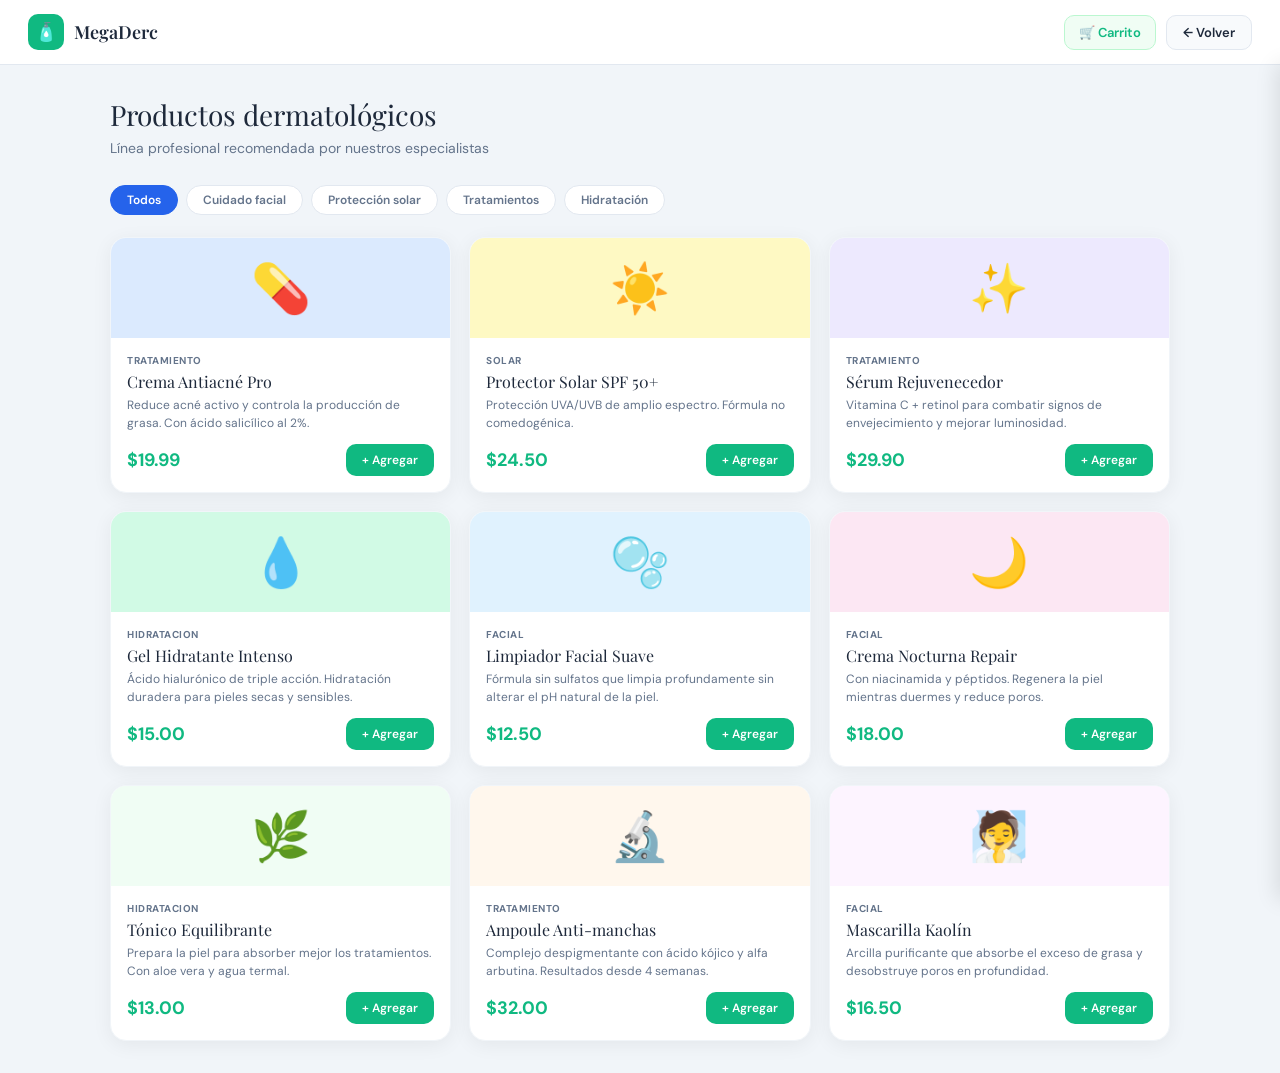
<file: productos.html>
<!DOCTYPE html>
<html lang="es">
<head>
<meta charset="UTF-8">
<meta name="viewport" content="width=device-width, initial-scale=1.0">
<title>MegaDerc — Productos Dermatológicos</title>
<link href="https://fonts.googleapis.com/css2?family=Playfair+Display:wght@400;600;700&family=DM+Sans:wght@300;400;500;600&display=swap" rel="stylesheet">
<style>
:root {
    --azul: #2563eb;
    --azul-light: #dbeafe;
    --azul-dark: #1e40af;
    --white: #ffffff;
    --text: #1e293b;
    --muted: #64748b;
    --success: #10b981;
    --warning: #f59e0b;
    --danger: #ef4444;
    --shadow: 0 4px 20px rgba(0,0,0,0.06);
    --radius: 16px;
}
* { box-sizing: border-box; margin: 0; padding: 0; }
body {
    font-family: 'DM Sans', sans-serif;
    background: #f1f5f9;
    color: var(--text);
}

/* HEADER */
.header {
    display: flex; justify-content: space-between; align-items: center;
    padding: 0 28px; height: 64px; background: white;
    box-shadow: 0 1px 0 #e2e8f0; position: sticky; top: 0; z-index: 100;
}

.header-logo { display: flex; align-items: center; gap: 10px; }
.header-logo .dot {
    width: 36px; height: 36px; background: var(--success); border-radius: 10px;
    display: flex; align-items: center; justify-content: center; font-size: 18px;
}
.header-logo span { font-family: 'Playfair Display', serif; font-size: 18px; font-weight: 600; }

.header-right { display: flex; align-items: center; gap: 10px; }

.cart-toggle {
    position: relative;
    display: flex; align-items: center; gap: 6px;
    background: #f0fdf4; border: 1px solid #bbf7d0;
    border-radius: 10px; padding: 8px 14px;
    font-family: 'DM Sans', sans-serif; font-size: 13px; font-weight: 600;
    cursor: pointer; color: var(--success); transition: all 0.2s;
}
.cart-toggle:hover { background: var(--success); color: white; border-color: var(--success); }

.cart-badge {
    position: absolute; top: -6px; right: -6px;
    width: 20px; height: 20px; background: var(--danger); color: white;
    border-radius: 50%; font-size: 10px; font-weight: 700;
    display: flex; align-items: center; justify-content: center;
    display: none;
}

.back-btn {
    background: #f8fafc; border: 1px solid #e2e8f0; border-radius: 10px;
    padding: 8px 16px; font-family: 'DM Sans', sans-serif; font-size: 13px;
    font-weight: 600; cursor: pointer; color: var(--text); transition: all 0.2s;
}
.back-btn:hover { background: var(--azul-light); border-color: var(--azul); color: var(--azul); }

/* MAIN */
.main { max-width: 1100px; margin: 0 auto; padding: 32px 20px; }

.page-title { font-family: 'Playfair Display', serif; font-size: 28px; margin-bottom: 6px; }
.page-sub { font-size: 14px; color: var(--muted); margin-bottom: 28px; }

/* FILTROS */
.filtros {
    display: flex; gap: 8px; margin-bottom: 22px; flex-wrap: wrap;
}

.filtro-btn {
    padding: 6px 16px; border: 1.5px solid #e2e8f0; border-radius: 20px;
    background: white; font-family: 'DM Sans', sans-serif; font-size: 12px;
    font-weight: 600; cursor: pointer; color: var(--muted); transition: all 0.18s;
}
.filtro-btn:hover, .filtro-btn.active {
    background: var(--azul); color: white; border-color: var(--azul);
}

/* GRID */
.grid {
    display: grid; grid-template-columns: repeat(3, 1fr); gap: 18px;
}

/* CARD PRODUCTO */
.producto {
    background: white; border-radius: var(--radius);
    overflow: hidden; box-shadow: var(--shadow); border: 1px solid #f1f5f9;
    transition: transform 0.2s, box-shadow 0.2s;
}
.producto:hover { transform: translateY(-3px); box-shadow: 0 12px 30px rgba(0,0,0,0.09); }

.prod-banner {
    height: 100px; display: flex; align-items: center;
    justify-content: center; font-size: 48px;
}

.prod-body { padding: 16px; }

.prod-cat {
    font-size: 10px; font-weight: 700; text-transform: uppercase;
    letter-spacing: 0.5px; color: var(--muted); margin-bottom: 4px;
}

.prod-nombre {
    font-family: 'Playfair Display', serif; font-size: 16px;
    color: var(--text); margin-bottom: 4px;
}

.prod-desc {
    font-size: 12px; color: var(--muted); line-height: 1.5; margin-bottom: 12px;
}

.prod-footer {
    display: flex; justify-content: space-between; align-items: center;
}

.prod-precio {
    font-size: 18px; font-weight: 700; color: var(--success);
}

.btn-add {
    padding: 8px 16px; border: none; border-radius: 10px;
    background: var(--success); color: white;
    font-family: 'DM Sans', sans-serif; font-size: 12px; font-weight: 600;
    cursor: pointer; transition: all 0.18s;
}
.btn-add:hover { background: #059669; transform: scale(1.05); }

/* CARRITO PANEL */
.carrito-panel {
    position: fixed; top: 64px; right: 0; bottom: 0;
    width: 320px; background: white;
    box-shadow: -4px 0 20px rgba(0,0,0,0.1);
    z-index: 200; transform: translateX(100%);
    transition: transform 0.3s ease;
    display: flex; flex-direction: column;
}
.carrito-panel.open { transform: translateX(0); }

.carrito-header {
    padding: 20px 20px 16px;
    border-bottom: 1px solid #f1f5f9;
    display: flex; justify-content: space-between; align-items: center;
}
.carrito-title { font-family: 'Playfair Display', serif; font-size: 18px; }

.close-cart {
    background: none; border: none; font-size: 20px; cursor: pointer; color: var(--muted);
}

.carrito-items {
    flex: 1; overflow-y: auto; padding: 16px 20px;
}

.carrito-empty {
    text-align: center; padding: 40px 0;
    color: var(--muted); font-size: 14px;
}
.carrito-empty .icon { font-size: 40px; margin-bottom: 8px; }

.cart-item {
    display: flex; align-items: center; gap: 10px;
    padding: 10px 0; border-bottom: 1px solid #f8fafc;
}

.cart-item-icon {
    width: 40px; height: 40px; border-radius: 10px;
    display: flex; align-items: center; justify-content: center;
    font-size: 20px; flex-shrink: 0;
}

.cart-item-info { flex: 1; }
.cart-item-name { font-size: 13px; font-weight: 600; color: var(--text); }
.cart-item-price { font-size: 12px; color: var(--success); font-weight: 600; }

.cart-item-del {
    background: #fef2f2; border: none; border-radius: 8px; width: 28px; height: 28px;
    cursor: pointer; font-size: 14px; color: var(--danger); transition: all 0.15s;
}
.cart-item-del:hover { background: var(--danger); color: white; }

.carrito-footer {
    padding: 16px 20px 24px;
    border-top: 1px solid #f1f5f9;
}

.total-row {
    display: flex; justify-content: space-between; align-items: center;
    margin-bottom: 14px;
}
.total-label { font-size: 14px; color: var(--muted); font-weight: 500; }
.total-val { font-size: 22px; font-weight: 700; color: var(--text); }

.btn-pagar {
    width: 100%; padding: 13px; border: none; border-radius: 12px;
    background: var(--azul); color: white;
    font-family: 'DM Sans', sans-serif; font-size: 14px; font-weight: 700;
    cursor: pointer; transition: all 0.2s;
}
.btn-pagar:hover { background: var(--azul-dark); transform: translateY(-1px); }

/* MODAL ÉXITO */
.modal-overlay {
    display: none; position: fixed; inset: 0;
    background: rgba(0,0,0,0.45); z-index: 600;
    justify-content: center; align-items: center;
}
.modal-overlay.open { display: flex; }

.modal-box {
    background: white; border-radius: 20px; padding: 36px 28px;
    text-align: center; width: 340px;
    box-shadow: 0 25px 60px rgba(0,0,0,0.2);
    animation: pop 0.3s ease;
}
@keyframes pop { from { transform: scale(0.85); opacity: 0; } to { transform: scale(1); opacity: 1; } }

.success-icon { font-size: 60px; margin-bottom: 14px; }
.modal-title { font-family: 'Playfair Display', serif; font-size: 22px; margin-bottom: 8px; }
.modal-sub { font-size: 13px; color: var(--muted); margin-bottom: 20px; line-height: 1.6; }

.btn-close-modal {
    padding: 11px 28px; background: var(--azul); color: white; border: none;
    border-radius: 12px; font-family: 'DM Sans', sans-serif; font-size: 14px;
    font-weight: 600; cursor: pointer; transition: all 0.2s;
}
.btn-close-modal:hover { background: var(--azul-dark); }

/* TOAST */
.toast {
    position: fixed; bottom: 24px; right: 24px;
    background: var(--text); color: white;
    padding: 12px 20px; border-radius: 12px;
    font-size: 13px; font-weight: 500; z-index: 9999;
    opacity: 0; transform: translateY(10px); transition: all 0.3s; pointer-events: none;
}
.toast.show { opacity: 1; transform: translateY(0); }
</style>
</head>
<body>

<!-- HEADER -->
<div class="header">
    <div class="header-logo">
        <div class="dot">🧴</div>
        <span>MegaDerc</span>
    </div>
    <div class="header-right">
        <button class="cart-toggle" onclick="toggleCarrito()">
            🛒 Carrito
            <span class="cart-badge" id="cartBadge">0</span>
        </button>
        <button class="back-btn" onclick="window.location.href='dashboard.html'">← Volver</button>
    </div>
</div>

<!-- MAIN -->
<div class="main">
    <div class="page-title">Productos dermatológicos</div>
    <div class="page-sub">Línea profesional recomendada por nuestros especialistas</div>

    <div class="filtros">
        <button class="filtro-btn active" onclick="filtrar('todos', this)">Todos</button>
        <button class="filtro-btn" onclick="filtrar('facial', this)">Cuidado facial</button>
        <button class="filtro-btn" onclick="filtrar('solar', this)">Protección solar</button>
        <button class="filtro-btn" onclick="filtrar('tratamiento', this)">Tratamientos</button>
        <button class="filtro-btn" onclick="filtrar('hidratacion', this)">Hidratación</button>
    </div>

    <div class="grid" id="gridProductos"></div>
</div>

<!-- CARRITO PANEL -->
<div class="carrito-panel" id="carritoPanel">
    <div class="carrito-header">
        <div class="carrito-title">🛒 Mi carrito</div>
        <button class="close-cart" onclick="toggleCarrito()">✕</button>
    </div>
    <div class="carrito-items" id="carritoItems">
        <div class="carrito-empty">
            <div class="icon">🛒</div>
            Tu carrito está vacío
        </div>
    </div>
    <div class="carrito-footer">
        <div class="total-row">
            <span class="total-label">Total</span>
            <span class="total-val">$<span id="totalVal">0.00</span></span>
        </div>
        <button class="btn-pagar" onclick="pagar()">Pagar ahora →</button>
    </div>
</div>

<!-- MODAL ÉXITO -->
<div class="modal-overlay" id="exitoModal">
    <div class="modal-box">
        <div class="success-icon">🎉</div>
        <div class="modal-title">¡Compra exitosa!</div>
        <div class="modal-sub">Tu pedido ha sido procesado. Nos pondremos en contacto contigo para coordinar la entrega.</div>
        <button class="btn-close-modal" onclick="cerrarModal()">Perfecto, gracias</button>
    </div>
</div>

<div class="toast" id="toast"></div>

<script>
const productos = [
    { emoji:"💊", color:"#dbeafe", cat:"tratamiento", nombre:"Crema Antiacné Pro", desc:"Reduce acné activo y controla la producción de grasa. Con ácido salicílico al 2%.", precio:19.99 },
    { emoji:"☀️", color:"#fef9c3", cat:"solar",       nombre:"Protector Solar SPF 50+", desc:"Protección UVA/UVB de amplio espectro. Fórmula no comedogénica.", precio:24.50 },
    { emoji:"✨", color:"#ede9fe", cat:"tratamiento", nombre:"Sérum Rejuvenecedor", desc:"Vitamina C + retinol para combatir signos de envejecimiento y mejorar luminosidad.", precio:29.90 },
    { emoji:"💧", color:"#d1fae5", cat:"hidratacion", nombre:"Gel Hidratante Intenso", desc:"Ácido hialurónico de triple acción. Hidratación duradera para pieles secas y sensibles.", precio:15.00 },
    { emoji:"🫧", color:"#e0f2fe", cat:"facial",      nombre:"Limpiador Facial Suave", desc:"Fórmula sin sulfatos que limpia profundamente sin alterar el pH natural de la piel.", precio:12.50 },
    { emoji:"🌙", color:"#fce7f3", cat:"facial",      nombre:"Crema Nocturna Repair", desc:"Con niacinamida y péptidos. Regenera la piel mientras duermes y reduce poros.", precio:18.00 },
    { emoji:"🌿", color:"#f0fdf4", cat:"hidratacion", nombre:"Tónico Equilibrante", desc:"Prepara la piel para absorber mejor los tratamientos. Con aloe vera y agua termal.", precio:13.00 },
    { emoji:"🔬", color:"#fff7ed", cat:"tratamiento", nombre:"Ampoule Anti-manchas", desc:"Complejo despigmentante con ácido kójico y alfa arbutina. Resultados desde 4 semanas.", precio:32.00 },
    { emoji:"🧖", color:"#fdf4ff", cat:"facial",      nombre:"Mascarilla Kaolín", desc:"Arcilla purificante que absorbe el exceso de grasa y desobstruye poros en profundidad.", precio:16.50 }
];

let carrito = [];
let catActual = "todos";

/**
 * Filtra los productos por categoría y actualiza la vista.
 *
 * @param {string} cat - Categoría seleccionada.
 * @param {HTMLElement} btn - Botón que activó el filtro.
 */

function filtrar(cat, btn) {
    catActual = cat;
    document.querySelectorAll(".filtro-btn").forEach(b => b.classList.remove("active"));
    btn.classList.add("active");
    renderProductos();
}

/**
 * Genera dinámicamente las tarjetas de productos
 * según la categoría seleccionada.
 *
 * @returns {void}
 */

function renderProductos() {
    const lista = catActual === "todos" ? productos : productos.filter(p => p.cat === catActual);
    document.getElementById("gridProductos").innerHTML = lista.map((p, i) => {
        const idx = productos.indexOf(p);
        return `
        <div class="producto">
            <div class="prod-banner" style="background:${p.color}">${p.emoji}</div>
            <div class="prod-body">
                <div class="prod-cat">${p.cat}</div>
                <div class="prod-nombre">${p.nombre}</div>
                <div class="prod-desc">${p.desc}</div>
                <div class="prod-footer">
                    <div class="prod-precio">$${p.precio.toFixed(2)}</div>
                    <button class="btn-add" onclick="agregar(${idx})">+ Agregar</button>
                </div>
            </div>
        </div>`;
    }).join('');
}

/**
 * Agrega un producto al carrito de compras.
 *
 * @param {number} i - Índice del producto dentro del catálogo.
 */

function agregar(i) {
    const p = productos[i];
    carrito.push({ ...p, cartId: Date.now() + Math.random() });
    renderCarrito();
    toast("✅ " + p.nombre + " agregado");
}

/**
 * Actualiza la visualización del carrito,
 * el contador de productos y el total acumulado.
 *
 * @returns {void}
 */

function renderCarrito() {
    const el = document.getElementById("carritoItems");
    const badge = document.getElementById("cartBadge");

    if (carrito.length === 0) {
        el.innerHTML = `<div class="carrito-empty"><div class="icon">🛒</div>Tu carrito está vacío</div>`;
        badge.style.display = "none";
    } else {
        el.innerHTML = carrito.map((p, i) => `
            <div class="cart-item">
                <div class="cart-item-icon" style="background:${p.color}">${p.emoji}</div>
                <div class="cart-item-info">
                    <div class="cart-item-name">${p.nombre}</div>
                    <div class="cart-item-price">$${p.precio.toFixed(2)}</div>
                </div>
                <button class="cart-item-del" onclick="quitar(${i})">✕</button>
            </div>
        `).join('');
        badge.innerText = carrito.length;
        badge.style.display = "flex";
    }

    const total = carrito.reduce((s, p) => s + p.precio, 0);
    document.getElementById("totalVal").innerText = total.toFixed(2);
}

/**
 * Elimina un producto del carrito.
 *
 * @param {number} i - Posición del producto en el carrito.
 */

function quitar(i) {
    carrito.splice(i, 1);
    renderCarrito();
}

/**
 * Abre o cierra el panel lateral del carrito.
 *
 * @returns {void}
 */

function toggleCarrito() {
    document.getElementById("carritoPanel").classList.toggle("open");
}

/**
 * Procesa la compra actual.
 * Si el carrito está vacío muestra una notificación.
 *
 * @returns {void}
 */

function pagar() {
    if (carrito.length === 0) { toast("Tu carrito está vacío 🛒"); return; }
    carrito = [];
    renderCarrito();
    document.getElementById("carritoPanel").classList.remove("open");
    document.getElementById("exitoModal").classList.add("open");
}

/**
 * Cierra el modal de compra exitosa.
 *
 * @returns {void}
 */

function cerrarModal() {
    document.getElementById("exitoModal").classList.remove("open");
}

/**
 * Muestra una notificación temporal al usuario.
 *
 * @param {string} msg - Mensaje a mostrar.
 */

function toast(msg) {
    const el = document.getElementById("toast");
    el.innerText = msg;
    el.classList.add("show");
    setTimeout(() => el.classList.remove("show"), 2500);
}

renderProductos();
</script>
</body>
</html>
</file>
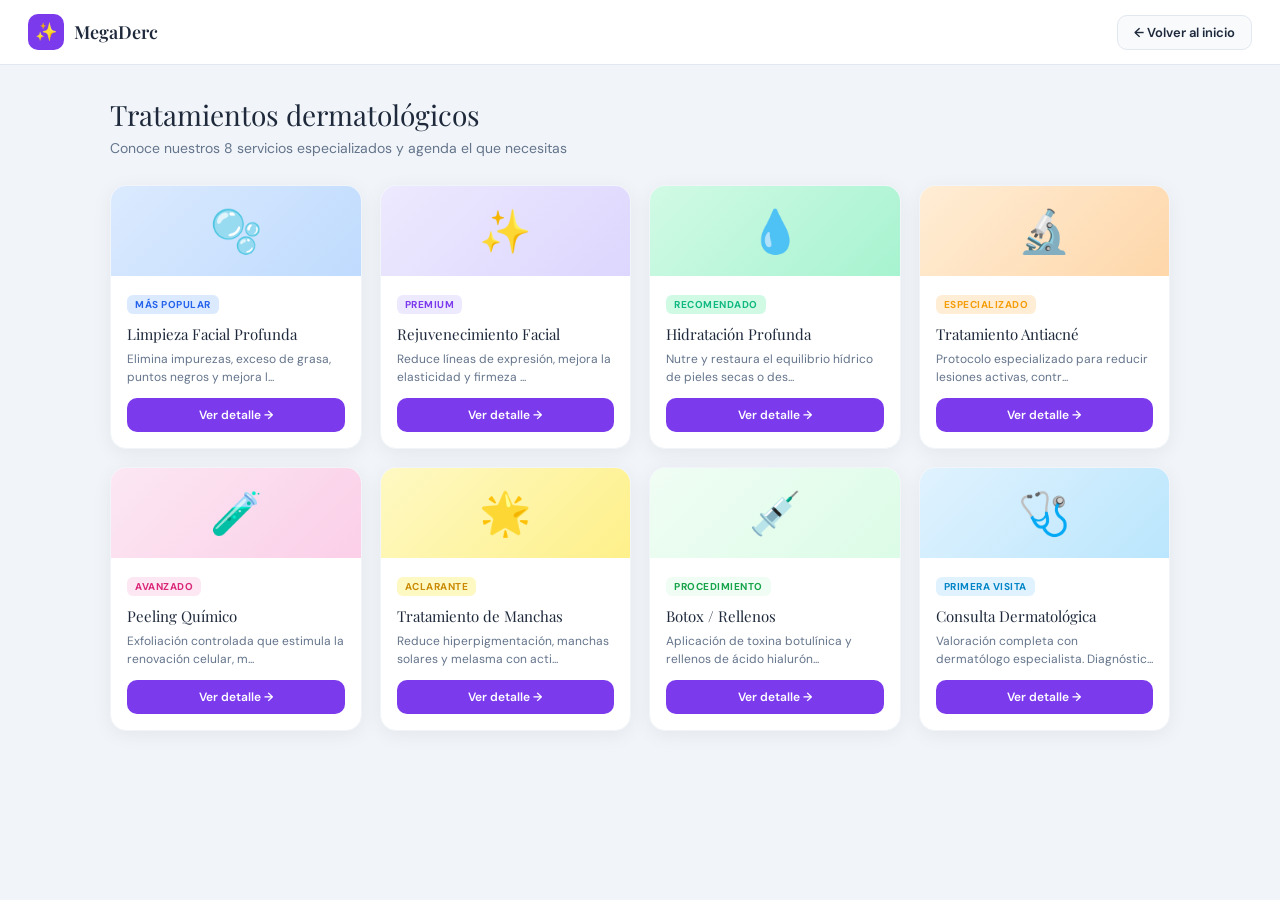
<file: tratamientos.html>
<!DOCTYPE html>
<html lang="es">
<head>
<meta charset="UTF-8">
<meta name="viewport" content="width=device-width, initial-scale=1.0">
<title>MegaDerc — Tratamientos</title>
<link href="https://fonts.googleapis.com/css2?family=Playfair+Display:wght@400;600;700&family=DM+Sans:wght@300;400;500;600&display=swap" rel="stylesheet">
<style>
    /* ==========================================
   VARIABLES GLOBALES DEL SISTEMA

   Centralizan colores, sombras, radios
   y estilos reutilizables en toda la página.
========================================== */

:root {
    --azul: #2563eb;
    --azul-light: #dbeafe;
    --azul-dark: #1e40af;
    --white: #ffffff;
    --text: #1e293b;
    --muted: #64748b;
    --purple: #7c3aed;
    --success: #10b981;
    --warning: #f59e0b;
    --shadow: 0 4px 20px rgba(0,0,0,0.06);
    --radius: 16px;
}
* { box-sizing: border-box; margin: 0; padding: 0; }

body {
    font-family: 'DM Sans', sans-serif;
    background: #f1f5f9;
    color: var(--text);
}

/* HEADER */
.header {
    display: flex;
    justify-content: space-between;
    align-items: center;
    padding: 0 28px;
    height: 64px;
    background: white;
    box-shadow: 0 1px 0 #e2e8f0;
    position: sticky;
    top: 0;
    z-index: 100;
}

.header-logo {
    display: flex; align-items: center; gap: 10px;
}

.header-logo .dot {
    width: 36px; height: 36px;
    background: var(--purple);
    border-radius: 10px;
    display: flex; align-items: center; justify-content: center;
    font-size: 18px;
}

.header-logo span {
    font-family: 'Playfair Display', serif;
    font-size: 18px;
    font-weight: 600;
}

.back-btn {
    display: flex; align-items: center; gap: 6px;
    background: #f8fafc;
    border: 1px solid #e2e8f0;
    border-radius: 10px;
    padding: 8px 16px;
    font-family: 'DM Sans', sans-serif;
    font-size: 13px;
    font-weight: 600;
    cursor: pointer;
    color: var(--text);
    transition: all 0.2s;
}
.back-btn:hover { background: var(--azul-light); border-color: var(--azul); color: var(--azul); }

/* MAIN */
.main {
    max-width: 1100px;
    margin: 0 auto;
    padding: 32px 20px;
}

.page-title {
    font-family: 'Playfair Display', serif;
    font-size: 28px;
    color: var(--text);
    margin-bottom: 6px;
}

.page-sub {
    font-size: 14px;
    color: var(--muted);
    margin-bottom: 28px;
}

/* ==========================================
   DISTRIBUCIÓN DE TARJETAS

   Organiza los tratamientos en una cuadrícula
   de cuatro columnas.
========================================== */

.grid {
    display: grid;
    grid-template-columns: repeat(4, 1fr);
    gap: 18px;
}

/* CARD */

/* ==========================================
   TARJETAS DE TRATAMIENTOS

   Muestran información resumida de cada
   servicio dermatológico disponible.
========================================== */

.card {
    background: white;
    border-radius: var(--radius);
    overflow: hidden;
    box-shadow: var(--shadow);
    border: 1px solid #f1f5f9;
    transition: transform 0.2s, box-shadow 0.2s;
    cursor: pointer;
}

.card:hover {
    transform: translateY(-4px);
    box-shadow: 0 12px 30px rgba(0,0,0,0.1);
}

.card-banner {
    height: 90px;
    display: flex;
    align-items: center;
    justify-content: center;
    font-size: 42px;
}

.card-body {
    padding: 16px;
}

.card-title {
    font-family: 'Playfair Display', serif;
    font-size: 15px;
    color: var(--text);
    margin-bottom: 6px;
}

.card-desc {
    font-size: 12px;
    color: var(--muted);
    line-height: 1.5;
    margin-bottom: 12px;
}

.card-tag {
    display: inline-block;
    background: var(--azul-light);
    color: var(--azul);
    font-size: 10px;
    font-weight: 700;
    text-transform: uppercase;
    letter-spacing: 0.5px;
    padding: 3px 8px;
    border-radius: 6px;
    margin-bottom: 10px;
}

.btn-detail {
    width: 100%;
    padding: 9px;
    border: none;
    border-radius: 10px;
    font-family: 'DM Sans', sans-serif;
    font-size: 12px;
    font-weight: 600;
    cursor: pointer;
    background: var(--purple);
    color: white;
    transition: all 0.18s;
}
.btn-detail:hover { background: #6d28d9; }

/* MODAL */
.modal-overlay {
    display: none;
    position: fixed;
    inset: 0;
    background: rgba(0,0,0,0.45);
    z-index: 500;
    justify-content: center;
    align-items: center;
}

.modal-overlay.open { display: flex; }

.modal-box {
    background: white;
    border-radius: 20px;
    width: 420px;
    max-width: 95vw;
    overflow: hidden;
    box-shadow: 0 25px 60px rgba(0,0,0,0.2);
    animation: slideUp 0.25s ease;
}

@keyframes slideUp {
    from { transform: translateY(20px); opacity: 0; }
    to   { transform: translateY(0); opacity: 1; }
}

.modal-banner {
    height: 120px;
    display: flex;
    align-items: center;
    justify-content: center;
    font-size: 56px;
}

.modal-body {
    padding: 24px 28px 28px;
}

.modal-title {
    font-family: 'Playfair Display', serif;
    font-size: 22px;
    margin-bottom: 6px;
}

.modal-tag {
    display: inline-block;
    padding: 3px 10px;
    border-radius: 20px;
    font-size: 11px;
    font-weight: 700;
    text-transform: uppercase;
    letter-spacing: 0.5px;
    margin-bottom: 12px;
}

.modal-desc {
    font-size: 14px;
    color: var(--muted);
    line-height: 1.7;
    margin-bottom: 16px;
}

.detail-row {
    display: flex;
    gap: 16px;
    margin-bottom: 16px;
}

.detail-item {
    flex: 1;
    background: #f8fafc;
    border-radius: 10px;
    padding: 10px 14px;
    text-align: center;
}

.detail-item .label {
    font-size: 10px;
    text-transform: uppercase;
    letter-spacing: 0.5px;
    color: var(--muted);
    font-weight: 600;
    margin-bottom: 3px;
}

.detail-item .value {
    font-size: 15px;
    font-weight: 700;
    color: var(--text);
}

.btn-primary {
    width: 100%;
    padding: 12px;
    background: var(--azul);
    color: white;
    border: none;
    border-radius: 10px;
    font-family: 'DM Sans', sans-serif;
    font-size: 14px;
    font-weight: 600;
    cursor: pointer;
    transition: all 0.2s;
    margin-bottom: 8px;
}
.btn-primary:hover { background: var(--azul-dark); }

.btn-ghost {
    width: 100%;
    padding: 10px;
    background: #f8fafc;
    color: var(--text);
    border: 1px solid #e2e8f0;
    border-radius: 10px;
    font-family: 'DM Sans', sans-serif;
    font-size: 13px;
    font-weight: 500;
    cursor: pointer;
    transition: all 0.2s;
}
.btn-ghost:hover { background: var(--azul-light); }

/* TOAST */
.toast {
    position: fixed;
    bottom: 24px; right: 24px;
    background: var(--text);
    color: white;
    padding: 12px 20px;
    border-radius: 12px;
    font-size: 13px;
    font-weight: 500;
    z-index: 9999;
    opacity: 0;
    transform: translateY(10px);
    transition: all 0.3s;
    pointer-events: none;
}
.toast.show { opacity: 1; transform: translateY(0); }
</style>
</head>
<body>

<!-- =========================================
     HEADER PRINCIPAL
     Contiene el logo de MegaDerc y el botón
     para regresar al dashboard.
========================================= -->

<div class="header">
    <div class="header-logo">
        <div class="dot">✨</div>
        <span>MegaDerc</span>
    </div>
    <button class="back-btn" onclick="window.location.href='dashboard.html'">
        ← Volver al inicio
    </button>
</div>

<!-- MAIN -->
<div class="main">
    <div class="page-title">Tratamientos dermatológicos</div>
    <div class="page-sub">Conoce nuestros 8 servicios especializados y agenda el que necesitas</div>

    <!-- =========================================
     CONTENEDOR DINÁMICO DE TRATAMIENTOS

     Las tarjetas se generan automáticamente
     desde el arreglo "tratamientos" usando
     JavaScript.
========================================= -->


    <div class="grid" id="gridTratamientos"></div>
</div>

<!-- =========================================
     MODAL DE DETALLE DEL TRATAMIENTO

     Se muestra al seleccionar una tarjeta.
     Presenta información completa del
     tratamiento y permite iniciar el proceso
     de agendamiento.
========================================= -->

<div class="modal-overlay" id="detailModal">
    <div class="modal-box">
        <div class="modal-banner" id="mBanner"></div>
        <div class="modal-body">
            <div class="modal-tag" id="mTag"></div>
            <div class="modal-title" id="mTitle"></div>
            <div class="modal-desc" id="mDesc"></div>
            <div class="detail-row">
                <div class="detail-item">
                    <div class="label">Duración</div>
                    <div class="value" id="mDur"></div>
                </div>
                <div class="detail-item">
                    <div class="label">Sesiones</div>
                    <div class="value" id="mSes"></div>
                </div>
                <div class="detail-item">
                    <div class="label">Desde</div>
                    <div class="value" id="mPrecio"></div>
                </div>
            </div>
            <button class="btn-primary" onclick="agendarDesdeModal()">📅 Agendar este tratamiento</button>
            <button class="btn-ghost" onclick="cerrarModal()">Cerrar</button>
        </div>
    </div>
</div>

<div class="toast" id="toast"></div>

<script>

    /* ==========================================
   CATÁLOGO DE TRATAMIENTOS

   Contiene toda la información necesaria
   para generar dinámicamente las tarjetas
   y el contenido del modal.
========================================== */

const tratamientos = [
    {
        emoji: "🫧",
        color: "linear-gradient(135deg, #dbeafe, #bfdbfe)",
        nombre: "Limpieza Facial Profunda",
        desc: "Elimina impurezas, exceso de grasa, puntos negros y mejora la textura de la piel con técnicas especializadas.",
        duracion: "60 min",
        sesiones: "1-3",
        precio: "$80.000",
        tag: "Más popular",
        tagColor: "#dbeafe",
        tagTxt: "#2563eb"
    },
    {
        emoji: "✨",
        color: "linear-gradient(135deg, #ede9fe, #ddd6fe)",
        nombre: "Rejuvenecimiento Facial",
        desc: "Reduce líneas de expresión, mejora la elasticidad y firmeza de la piel con tecnología avanzada.",
        duracion: "90 min",
        sesiones: "4-6",
        precio: "$250.000",
        tag: "Premium",
        tagColor: "#ede9fe",
        tagTxt: "#7c3aed"
    },
    {
        emoji: "💧",
        color: "linear-gradient(135deg, #d1fae5, #a7f3d0)",
        nombre: "Hidratación Profunda",
        desc: "Nutre y restaura el equilibrio hídrico de pieles secas o deshidratadas, devolviendo luminosidad y suavidad.",
        duracion: "45 min",
        sesiones: "1-4",
        precio: "$100.000",
        tag: "Recomendado",
        tagColor: "#d1fae5",
        tagTxt: "#10b981"
    },
    {
        emoji: "🔬",
        color: "linear-gradient(135deg, #ffedd5, #fed7aa)",
        nombre: "Tratamiento Antiacné",
        desc: "Protocolo especializado para reducir lesiones activas, controlar la producción de sebo y prevenir cicatrices.",
        duracion: "75 min",
        sesiones: "6-8",
        precio: "$120.000",
        tag: "Especializado",
        tagColor: "#ffedd5",
        tagTxt: "#f59e0b"
    },
    {
        emoji: "🧪",
        color: "linear-gradient(135deg, #fce7f3, #fbcfe8)",
        nombre: "Peeling Químico",
        desc: "Exfoliación controlada que estimula la renovación celular, mejora manchas, cicatrices y textura irregular.",
        duracion: "60 min",
        sesiones: "3-5",
        precio: "$180.000",
        tag: "Avanzado",
        tagColor: "#fce7f3",
        tagTxt: "#db2777"
    },
    {
        emoji: "🌟",
        color: "linear-gradient(135deg, #fef9c3, #fef08a)",
        nombre: "Tratamiento de Manchas",
        desc: "Reduce hiperpigmentación, manchas solares y melasma con activos despigmentantes de última generación.",
        duracion: "60 min",
        sesiones: "6-10",
        precio: "$150.000",
        tag: "Aclarante",
        tagColor: "#fef9c3",
        tagTxt: "#ca8a04"
    },
    {
        emoji: "💉",
        color: "linear-gradient(135deg, #f0fdf4, #dcfce7)",
        nombre: "Botox / Rellenos",
        desc: "Aplicación de toxina botulínica y rellenos de ácido hialurónico para suavizar arrugas y restaurar volumen.",
        duracion: "30 min",
        sesiones: "1",
        precio: "$350.000",
        tag: "Procedimiento",
        tagColor: "#f0fdf4",
        tagTxt: "#16a34a"
    },
    {
        emoji: "🩺",
        color: "linear-gradient(135deg, #e0f2fe, #bae6fd)",
        nombre: "Consulta Dermatológica",
        desc: "Valoración completa con dermatólogo especialista. Diagnóstico, análisis de piel y plan de tratamiento personalizado.",
        duracion: "30 min",
        sesiones: "1",
        precio: "$60.000",
        tag: "Primera visita",
        tagColor: "#e0f2fe",
        tagTxt: "#0284c7"
    }
];

let tratActual = "";

// Render cards
/* ==========================================
   GENERACIÓN DINÁMICA DE TARJETAS

   Recorre el arreglo de tratamientos y crea
   el contenido HTML mostrado en la cuadrícula.
========================================== */

document.getElementById("gridTratamientos").innerHTML = tratamientos.map((t, i) => `
    <div class="card" onclick="abrirDetalle(${i})">
        <div class="card-banner" style="background:${t.color}">${t.emoji}</div>
        <div class="card-body">
            <div class="card-tag" style="background:${t.tagColor};color:${t.tagTxt}">${t.tag}</div>
            <div class="card-title">${t.nombre}</div>
            <div class="card-desc">${t.desc.substring(0,60)}...</div>
            <button class="btn-detail">Ver detalle →</button>
        </div>
    </div>
`).join('');

/* ==========================================
   ABRIR DETALLE DEL TRATAMIENTO

   Carga la información seleccionada dentro
   del modal y posteriormente lo muestra.
========================================== */

function abrirDetalle(i) {
    const t = tratamientos[i];
    tratActual = t.nombre;

    document.getElementById("mBanner").style.background = t.color;
    document.getElementById("mBanner").innerText = t.emoji;
    document.getElementById("mTag").innerText = t.tag;
    document.getElementById("mTag").style.background = t.tagColor;
    document.getElementById("mTag").style.color = t.tagTxt;
    document.getElementById("mTitle").innerText = t.nombre;
    document.getElementById("mDesc").innerText = t.desc;
    document.getElementById("mDur").innerText = t.duracion;
    document.getElementById("mSes").innerText = t.sesiones;
    document.getElementById("mPrecio").innerText = t.precio;

    document.getElementById("detailModal").classList.add("open");
}

/* ==========================================
   CERRAR MODAL

   Oculta la ventana emergente de detalles.
========================================== */

function cerrarModal() {
    document.getElementById("detailModal").classList.remove("open");
}

/* ==========================================
   AGENDAR DESDE EL MODAL

   Guarda temporalmente el tratamiento
   seleccionado y redirige al dashboard
   para completar el proceso de cita.
========================================== */

function agendarDesdeModal() {
    cerrarModal();
    // Guardar tratamiento preseleccionado y redirigir al dashboard
    sessionStorage.setItem("preselTrat", tratActual);
    toast("Redirigiendo para agendar... 📅");
    setTimeout(() => window.location.href = "dashboard.html", 1000);
}

document.getElementById("detailModal").addEventListener("click", e => {
    if (e.target === document.getElementById("detailModal")) cerrarModal();
});

/* ==========================================
   SISTEMA DE NOTIFICACIONES

   Muestra mensajes temporales al usuario
   para confirmar acciones realizadas.
========================================== */

function toast(msg) {
    const el = document.getElementById("toast");
    el.innerText = msg;
    el.classList.add("show");
    setTimeout(() => el.classList.remove("show"), 3000);
}
</script>
</body>
</html>
</file>
